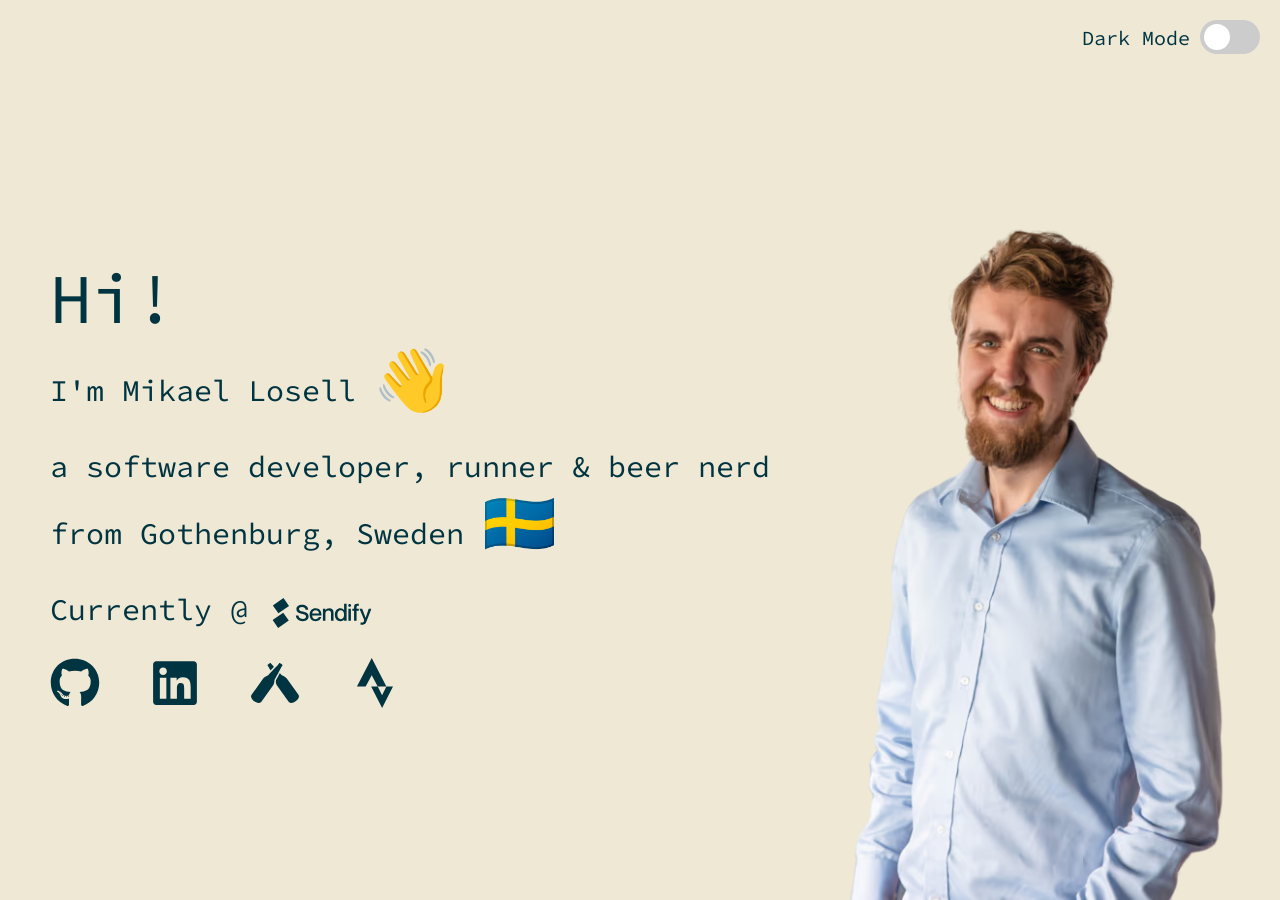
<file: index.html>
<!DOCTYPE html>
<html lang="en">
  <head>
    <meta charset="UTF-8" />
    <meta name="viewport" content="width=device-width, initial-scale=1" />
    <title>Mikael Losell</title>
    <meta
      name="description"
      content="Mikael Losell – software developer, runner & beer nerd from Gothenburg, Sweden. Currently at Sendify."
    />
    <link rel="canonical" href="https://mikael.losell.nu/" />
    <meta name="theme-color" content="#eee8d5" media="(prefers-color-scheme: light)" />
    <meta name="theme-color" content="#003440" media="(prefers-color-scheme: dark)" />
    <link
      rel="icon"
      href="data:image/svg+xml,<svg xmlns='http://www.w3.org/2000/svg' viewBox='0 0 100 100'><text y='.9em' font-size='90'>👋</text></svg>"
    />
    <link rel="apple-touch-icon" href="/apple-touch-icon.png" />

    <meta property="og:type" content="profile" />
    <meta property="og:url" content="https://mikael.losell.nu/" />
    <meta property="og:title" content="Mikael Losell" />
    <meta
      property="og:description"
      content="Software developer, runner & beer nerd from Gothenburg, Sweden. Currently at Sendify."
    />
    <meta property="og:image" content="https://mikael.losell.nu/img/og.png" />
    <meta property="og:image:width" content="1200" />
    <meta property="og:image:height" content="630" />
    <meta property="og:image:alt" content="Hi! I'm Mikael Losell – with a photo of Mikael smiling" />
    <meta name="twitter:card" content="summary_large_image" />

    <script type="application/ld+json">
      {
        "@context": "https://schema.org",
        "@type": "Person",
        "name": "Mikael Losell",
        "url": "https://mikael.losell.nu/",
        "image": "https://mikael.losell.nu/img/headshot-700.webp",
        "jobTitle": "Software Developer",
        "worksFor": {
          "@type": "Organization",
          "name": "Sendify",
          "url": "https://sendify.se"
        },
        "homeLocation": {
          "@type": "Place",
          "name": "Gothenburg, Sweden"
        },
        "sameAs": [
          "https://github.com/mlonn",
          "https://www.linkedin.com/in/mikaellonn/",
          "https://untappd.com/user/Krulla",
          "https://www.strava.com/athletes/19046571"
        ]
      }
    </script>

    <!-- Sets the theme before first paint (external so the CSP needs no 'unsafe-inline') -->
    <script src="theme-init.js"></script>
    <script src="theme.js" defer></script>
    <link
      rel="preload"
      href="fonts/source-code-pro-latin-400-normal.woff2"
      as="font"
      type="font/woff2"
      crossorigin
    />
    <link rel="stylesheet" type="text/css" href="style.css" />
  </head>
<body>
<nav>
  <div class="theme-switch-wrapper">
    <span aria-hidden="true"> Dark Mode </span>
    <label class="theme-switch" for="checkbox">
      <input type="checkbox" id="checkbox" aria-label="Dark mode"/>
      <div class="slider round"></div>
    </label>
  </div>
</nav>
<div class="container">
  <div class="info">
    <section class="info-text">
      <h1 class="hi">Hi!</h1>
      I'm <span class="nowrap">Mikael Losell</span>
      <span class="emoji"> 👋 </span>
      <p>
        a software developer, runner & beer nerd from Gothenburg, Sweden
        <span class="emoji"> 🇸🇪 </span>
      </p>
      <p>
        Currently @
        <a
            class="sendify"
            href="https://sendify.se"
            target="_blank"
            rel="noopener noreferrer"
            aria-label="Sendify"
        >
          <svg id="sendify-logo" aria-hidden="true" focusable="false" xmlns="http://www.w3.org/2000/svg" width="112" height="34" viewBox="0 0 112 34" fill="none">
            <g clip-path="url(#clip0_212_2619)">
              <path d="M12.319 0.00540037L0.292969 8.41211L6.61325 17.4237L18.6393 9.01701L12.319 0.00540037Z"
                    fill="currentColor"></path>
              <path d="M12.0338 16.6026L0.0078125 25.0093L6.31837 34.007L18.3444 25.6003L12.0338 16.6026Z"
                    fill="currentColor"></path>
              <path
                  d="M106.491 26.3679C105.711 28.5003 104.813 30.2096 102.168 30.2096H99.7101V27.7725H100.388C101.592 27.7725 102.473 27.8572 103.1 27.0956C103.609 26.4694 103.999 25.3863 103.473 24.1001L98.4727 12.0503H101.524L105.389 22.2723H105.44L108.983 12.0503H112.017L106.491 26.3679Z"
                  fill="currentColor"></path>
              <path
                  d="M52.3973 21.6459H55.2452C54.5501 24.2691 52.482 26.2661 48.9391 26.2661C44.6334 26.2661 42.0059 23.2875 42.0059 18.9719C42.0059 14.4871 44.6334 11.6777 48.8035 11.6777C53.2618 11.6777 55.4655 14.7917 55.4655 19.6996H44.8537C44.8537 22.0182 46.3455 23.9475 48.8544 23.9475C51.2106 23.9306 52.1599 22.4751 52.3973 21.6459ZM44.8537 17.5842H52.6176C52.6176 15.4518 51.1089 13.9117 48.8035 13.9117C46.4981 13.9117 44.8537 15.4518 44.8537 17.5842Z"
                  fill="currentColor"></path>
              <path
                  d="M69.0611 16.3147V25.8428H66.1963V17.1101C66.1963 15.2485 65.4165 14.0638 63.467 14.0638C61.2803 14.0638 59.8733 15.3839 59.8733 17.4486V25.8428H57.0254V12.0499H59.8733V13.8269H59.9241C60.6531 12.7438 62.094 11.6606 64.4672 11.6606C67.0439 11.6776 69.0611 13.1669 69.0611 16.3147Z"
                  fill="currentColor"></path>
              <path
                  d="M83.8937 6.56641V25.8596H81.0458V24.2687H80.9949C80.266 25.2165 78.9099 26.2658 76.7739 26.2658C73.231 26.2658 70.6035 23.5072 70.6035 18.9716C70.6035 14.436 73.231 11.6774 76.7739 11.6774C78.9099 11.6774 80.266 12.6759 80.9949 13.7252H81.0458V6.56641H83.8937ZM81.0288 18.9716C81.0288 15.8914 79.5879 13.996 77.2655 13.996C74.7736 13.996 73.4514 16.2638 73.4514 18.9716C73.4514 21.6794 74.7736 23.9472 77.2655 23.9472C79.5879 23.9303 81.0288 22.0179 81.0288 18.9716Z"
                  fill="currentColor"></path>
              <path d="M88.76 12.0503H85.9121V25.8602H88.76V12.0503Z" fill="currentColor"></path>
              <path
                  d="M87.3357 10.0186C88.2439 10.0186 88.98 9.2836 88.98 8.37696C88.98 7.47033 88.2439 6.73535 87.3357 6.73535C86.4276 6.73535 85.6914 7.47033 85.6914 8.37696C85.6914 9.2836 86.4276 10.0186 87.3357 10.0186Z"
                  fill="currentColor"></path>
              <path
                  d="M40.8361 21.0704C40.8361 23.8966 38.7002 26.266 34.208 26.266C29.8514 26.266 26.5458 23.9982 26.3594 19.9703H29.3259C29.4785 22.2381 31.0211 23.7274 34.208 23.7274C36.8525 23.7274 37.8696 22.5597 37.8696 21.1888C37.8696 19.0734 36.3439 18.6841 32.8349 17.8041C30.0548 17.1102 27.0374 16.044 27.0374 12.6592C27.0374 9.51138 29.4785 7.73438 33.3604 7.73438C37.2763 7.73438 40.1072 9.76524 40.3615 13.4208H37.3949C37.1237 11.3561 35.8184 10.273 33.3604 10.273C31.2415 10.273 29.9701 11.0684 29.9701 12.3884C29.9701 14.3347 31.6314 14.6732 34.1233 15.2993C37.9374 16.264 40.8361 17.0933 40.8361 21.0704Z"
                  fill="currentColor"></path>
              <path
                  d="M95.1848 10.561V12.0673H97.7275V14.3858H95.1848V25.8433H92.3199V14.3858H90.3535V12.0673H92.3199V10.3241C92.3199 7.41321 93.5574 6.38086 95.8289 6.38086C96.5239 6.38086 97.1512 6.46548 97.7275 6.56702V8.88559C95.8967 8.80097 95.1848 8.98713 95.1848 10.561Z"
                  fill="currentColor"></path>
            </g>
            <defs>
              <clipPath id="clip0_212_2619">
                <rect width="112" height="34" fill="white"></rect>
              </clipPath>
            </defs>
          </svg>
        </a>
      </p>
      <ul class="social">
        <li class="social-item">
          <a
              href="https://github.com/mlonn"
              target="_blank"
              rel="me noopener noreferrer"
              aria-label="GitHub"
          >
            <svg
                aria-hidden="true"
                id="github"
                focusable="false"
                data-prefix="fab"
                data-icon="github"
                role="img"
                xmlns="http://www.w3.org/2000/svg"
                viewBox="0 0 496 512"
            >
              <path
                  fill="currentColor"
                  d="M165.9 397.4c0 2-2.3 3.6-5.2 3.6-3.3.3-5.6-1.3-5.6-3.6 0-2 2.3-3.6 5.2-3.6 3-.3 5.6 1.3 5.6 3.6zm-31.1-4.5c-.7 2 1.3 4.3 4.3 4.9 2.6 1 5.6 0 6.2-2s-1.3-4.3-4.3-5.2c-2.6-.7-5.5.3-6.2 2.3zm44.2-1.7c-2.9.7-4.9 2.6-4.6 4.9.3 2 2.9 3.3 5.9 2.6 2.9-.7 4.9-2.6 4.6-4.6-.3-1.9-3-3.2-5.9-2.9zM244.8 8C106.1 8 0 113.3 0 252c0 110.9 69.8 205.8 169.5 239.2 12.8 2.3 17.3-5.6 17.3-12.1 0-6.2-.3-40.4-.3-61.4 0 0-70 15-84.7-29.8 0 0-11.4-29.1-27.8-36.6 0 0-22.9-15.7 1.6-15.4 0 0 24.9 2 38.6 25.8 21.9 38.6 58.6 27.5 72.9 20.9 2.3-16 8.8-27.1 16-33.7-55.9-6.2-112.3-14.3-112.3-110.5 0-27.5 7.6-41.3 23.6-58.9-2.6-6.5-11.1-33.3 2.6-67.9 20.9-6.5 69 27 69 27 20-5.6 41.5-8.5 62.8-8.5s42.8 2.9 62.8 8.5c0 0 48.1-33.6 69-27 13.7 34.7 5.2 61.4 2.6 67.9 16 17.7 25.8 31.5 25.8 58.9 0 96.5-58.9 104.2-114.8 110.5 9.2 7.9 17 22.9 17 46.4 0 33.7-.3 75.4-.3 83.6 0 6.5 4.6 14.4 17.3 12.1C428.2 457.8 496 362.9 496 252 496 113.3 383.5 8 244.8 8zM97.2 352.9c-1.3 1-1 3.3.7 5.2 1.6 1.6 3.9 2.3 5.2 1 1.3-1 1-3.3-.7-5.2-1.6-1.6-3.9-2.3-5.2-1zm-10.8-8.1c-.7 1.3.3 2.9 2.3 3.9 1.6 1 3.6.7 4.3-.7.7-1.3-.3-2.9-2.3-3.9-2-.6-3.6-.3-4.3.7zm32.4 35.6c-1.6 1.3-1 4.3 1.3 6.2 2.3 2.3 5.2 2.6 6.5 1 1.3-1.3.7-4.3-1.3-6.2-2.2-2.3-5.2-2.6-6.5-1zm-11.4-14.7c-1.6 1-1.6 3.6 0 5.9 1.6 2.3 4.3 3.3 5.6 2.3 1.6-1.3 1.6-3.9 0-6.2-1.4-2.3-4-3.3-5.6-2z"
              ></path>
            </svg>
          </a>
        </li>
        <li class="social-item">
          <a
              href="https://www.linkedin.com/in/mikaellonn/"
              target="_blank"
              rel="me noopener noreferrer"
              aria-label="LinkedIn"
          >
            <svg
                id="linkedin"
                aria-hidden="true"
                focusable="false"
                data-prefix="fab"
                data-icon="linkedin"
                role="img"
                xmlns="http://www.w3.org/2000/svg"
                viewBox="0 0 448 512"
            >
              <path
                  fill="currentColor"
                  d="M416 32H31.9C14.3 32 0 46.5 0 64.3v383.4C0 465.5 14.3 480 31.9 480H416c17.6 0 32-14.5 32-32.3V64.3c0-17.8-14.4-32.3-32-32.3zM135.4 416H69V202.2h66.5V416zm-33.2-243c-21.3 0-38.5-17.3-38.5-38.5S80.9 96 102.2 96c21.2 0 38.5 17.3 38.5 38.5 0 21.3-17.2 38.5-38.5 38.5zm282.1 243h-66.4V312c0-24.8-.5-56.7-34.5-56.7-34.6 0-39.9 27-39.9 54.9V416h-66.4V202.2h63.7v29.2h.9c8.9-16.8 30.6-34.5 62.9-34.5 67.2 0 79.7 44.3 79.7 101.9V416z"
              ></path>
            </svg>
          </a>
        </li>
        <li class="social-item">
          <a
              href="https://untappd.com/user/Krulla"
              target="_blank"
              rel="me noopener noreferrer"
              aria-label="Untappd"
          >
            <svg
                id="untappd"
                aria-hidden="true"
                focusable="false"
                data-prefix="fab"
                data-icon="untappd"
                class="svg-inline--fa fa-untappd fa-w-20"
                role="img"
                xmlns="http://www.w3.org/2000/svg"
                viewBox="0 0 640 512"
            >
              <path
                  fill="currentColor"
                  d="M401.3 49.9c-79.8 160.1-84.6 152.5-87.9 173.2l-5.2 32.8c-1.9 12-6.6 23.5-13.7 33.4L145.6 497.1c-7.6 10.6-20.4 16.2-33.4 14.6-40.3-5-77.8-32.2-95.3-68.5-5.7-11.8-4.5-25.8 3.1-36.4l148.9-207.9c7.1-9.9 16.4-18 27.2-23.7l29.3-15.5c18.5-9.8 9.7-11.9 135.6-138.9 1-4.8 1-7.3 3.6-8 3-.7 6.6-1 6.3-4.6l-.4-4.6c-.2-1.9 1.3-3.6 3.2-3.6 4.5-.1 13.2 1.2 25.6 10 12.3 8.9 16.4 16.8 17.7 21.1.6 1.8-.6 3.7-2.4 4.2l-4.5 1.1c-3.4.9-2.5 4.4-2.3 7.4.1 2.8-2.3 3.6-6.5 6.1zM230.1 36.4c3.4.9 2.5 4.4 2.3 7.4-.2 2.7 2.1 3.5 6.4 6 7.9 15.9 15.3 30.5 22.2 44 .7 1.3 2.3 1.5 3.3.5 11.2-12 24.6-26.2 40.5-42.6 1.3-1.4 1.4-3.5.1-4.9-8-8.2-16.5-16.9-25.6-26.1-1-4.7-1-7.3-3.6-8-3-.8-6.6-1-6.3-4.6.3-3.3 1.4-8.1-2.8-8.2-4.5-.1-13.2 1.1-25.6 10-12.3 8.9-16.4 16.8-17.7 21.1-1.4 4.2 3.6 4.6 6.8 5.4zM620 406.7L471.2 198.8c-13.2-18.5-26.6-23.4-56.4-39.1-11.2-5.9-14.2-10.9-30.5-28.9-1-1.1-2.9-.9-3.6.5-46.3 88.8-47.1 82.8-49 94.8-1.7 10.7-1.3 20 .3 29.8 1.9 12 6.6 23.5 13.7 33.4l148.9 207.9c7.6 10.6 20.2 16.2 33.1 14.7 40.3-4.9 78-32 95.7-68.6 5.4-11.9 4.3-25.9-3.4-36.6z"
              ></path>
            </svg>
          </a>
        </li>
        <li class="social-item">
          <a
              href="https://www.strava.com/athletes/19046571"
              target="_blank"
              rel="me noopener noreferrer"
              aria-label="Strava"
          >
            <svg
                id="strava"
                aria-hidden="true"
                focusable="false"
                data-prefix="fab"
                data-icon="strava"
                class="svg-inline--fa fa-strava fa-w-12"
                role="img"
                xmlns="http://www.w3.org/2000/svg"
                viewBox="0 0 384 512"
            >
              <path
                  fill="currentColor"
                  d="M158.4 0L7 292h89.2l62.2-116.1L220.1 292h88.5zm150.2 292l-43.9 88.2-44.6-88.2h-67.6l112.2 220 111.5-220z"
              ></path>
            </svg>
          </a>
        </li>
      </ul>
    </section>
  </div>
  <picture class="headshot">
    <source
        type="image/avif"
        srcset="img/headshot-400.avif 400w, img/headshot-700.avif 700w, img/headshot-1000.avif 1000w, img/headshot-1400.avif 1400w"
        sizes="(min-width: 1100px) min(43vh, 50vw), 35vh"
    />
    <img
        src="img/headshot-700.webp"
        srcset="img/headshot-400.webp 400w, img/headshot-700.webp 700w, img/headshot-1000.webp 1000w, img/headshot-1400.webp 1400w"
        sizes="(min-width: 1100px) min(43vh, 50vw), 35vh"
        width="2600"
        height="4532"
        fetchpriority="high"
        alt="Mikael Losell smiling"
    />
  </picture>
</div>
</body>
</html>
</file>
<file: style.css>
/* Self-hosted Source Code Pro (latin, 400) from @fontsource/source-code-pro; see fonts/OFL.txt */
@font-face {
  font-family: "Source Code Pro";
  font-style: normal;
  font-weight: 400;
  font-display: swap;
  src: url("fonts/source-code-pro-latin-400-normal.woff2") format("woff2");
  unicode-range: U+0000-00FF, U+0131, U+0152-0153, U+02BB-02BC, U+02C6, U+02DA,
    U+02DC, U+0304, U+0308, U+0329, U+2000-206F, U+20AC, U+2122, U+2191, U+2193,
    U+2212, U+2215, U+FEFF, U+FFFD;
}

:root {
  --background: #eee8d5;
  --color: #003440;
  --hover-neutral: #000;
  /* Brand colours, tuned per theme so they stay readable on the background */
  --linkedin: #0077b5;
  --untappd: #9a7400;
  --strava: #d14400;
  color-scheme: light;
}

[data-theme="dark"] {
  --background: #003440;
  --color: #eee8d5;
  --hover-neutral: #fff;
  --linkedin: #4da3d9;
  --untappd: #ffcc00;
  --strava: #fc5200;
  color-scheme: dark;
}

*,
:after,
:before {
  box-sizing: border-box;
}
a,
a:visited,
a:hover,
a:active {
  color: inherit;
  text-decoration: none;
}

html {
  padding: 0;
  /* 6px on phones, scaling up to 10px on desktop (1rem) */
  font-size: clamp(6px, 0.8vw + 3px, 10px);
}

body {
  font-family: "Source Code Pro", ui-monospace, Menlo, Consolas, monospace;
  padding: 0;
  margin: 0;
  background-color: var(--background);
  color: var(--color);
}

nav {
  position: absolute;
  z-index: 10;
  top: 2rem;
  right: 2rem;
}
.emoji {
  font-size: 2em;
}
.theme-switch-wrapper {
  display: flex;
  align-items: center;
}
.theme-switch-wrapper span {
  margin-right: 1rem;
  font-size: 2rem;
}
.theme-switch {
  display: inline-block;
  height: 34px;
  position: relative;
  width: 60px;
}

/* Visually hidden but still focusable, so the toggle works with a keyboard */
.theme-switch input {
  position: absolute;
  opacity: 0;
  width: 0;
  height: 0;
  margin: 0;
}

.theme-switch input:focus-visible + .slider {
  outline: 2px solid currentColor;
  outline-offset: 2px;
}

.slider {
  background-color: #ccc;
  bottom: 0;
  cursor: pointer;
  left: 0;
  position: absolute;
  right: 0;
  top: 0;
  transition: 0.4s;
}

.slider:before {
  background-color: #fff;
  bottom: 4px;
  content: "";
  height: 26px;
  left: 4px;
  position: absolute;
  transition: 0.4s;
  width: 26px;
}

input:checked + .slider {
  background-color: #66bb6a;
}

input:checked + .slider:before {
  transform: translateX(26px);
}

.slider.round {
  border-radius: 34px;
}

.slider.round:before {
  border-radius: 50%;
}
.hi {
  font-size: 7rem;
  font-weight: normal;
  margin: 0;
}

.container {
  position: relative;
  display: flex;
  align-items: center;
  flex-direction: column;
  min-height: 100vh;
  min-height: 100svh;
  padding: 15rem 5rem 0 5rem;
  /* Hide the slide-in animations' offset without blocking page scroll */
  overflow: clip;
}

.info-text {
  font-size: 3rem;
}

.nowrap {
  white-space: pre;
}

.info {
  justify-content: center;
  flex-grow: 1;
  flex-direction: column;
  display: flex;
}

/* The <picture> wrapper stays out of the flex layout; the <img> is the flex item */
.headshot {
  display: contents;
}

.headshot img {
  animation-name: inbottom;
  animation-duration: 1.8s;
  height: 60vh;
  width: auto;
  flex-grow: 1;
}
.social {
  list-style: none;
  display: flex;
  align-items: center;
  padding: 0;
}

.social-item {
  padding-right: 5rem;
}

.social-item svg {
  animation-name: inleft;
  width: 5rem;
  height: 5rem;
}
.sendify {
  display: inline-block;
}
.sendify svg {
  height: 3rem;
  vertical-align: bottom;
}

#github {
  animation-duration: 1s;
  animation-timing-function: ease-in;
}
#linkedin {
  animation-duration: 1.2s;
  animation-timing-function: ease-in;
}
#untappd {
  animation-duration: 1.4s;
  animation-timing-function: ease-in;
}
#strava {
  animation-duration: 1.6s;
  animation-timing-function: ease-in;
}

.social a:hover #github,
.social a:focus-visible #github {
  color: var(--hover-neutral);
}
.social a:hover #linkedin,
.social a:focus-visible #linkedin {
  color: var(--linkedin);
}
.social a:hover #untappd,
.social a:focus-visible #untappd {
  color: var(--untappd);
}
.social a:hover #strava,
.social a:focus-visible #strava {
  color: var(--strava);
}

.sendify:hover #sendify-logo,
.sendify:focus-visible #sendify-logo {
  color: var(--hover-neutral);
}

.social a:focus-visible,
.sendify:focus-visible {
  outline: 2px solid currentColor;
  outline-offset: 4px;
}

@media screen and (min-width: 1100px) {
  .container {
    flex-direction: row;
    justify-content: space-evenly;
    padding-top: 10rem;
  }
  .info {
    align-items: center;
  }

  .headshot img {
    height: 75vh;
    max-width: 50vw;
    object-fit: scale-down;
    object-position: bottom;
    align-self: flex-end;
    animation-name: inleft;
  }
}
@media (prefers-reduced-motion: reduce) {
  .headshot img,
  .social-item svg {
    animation: none !important;
  }
  .slider,
  .slider:before {
    transition: none;
  }
}

/* transform instead of left/top so the slide-ins run on the compositor */
@keyframes inleft {
  from {
    transform: translateX(100vh);
  }
  to {
    transform: none;
  }
}
@keyframes inbottom {
  from {
    transform: translateY(100vh);
  }
  to {
    transform: none;
  }
}

.not-found .back {
  text-decoration: underline;
  text-underline-offset: 0.3em;
}
.not-found .back:focus-visible {
  outline: 2px solid currentColor;
  outline-offset: 4px;
}
</file>
